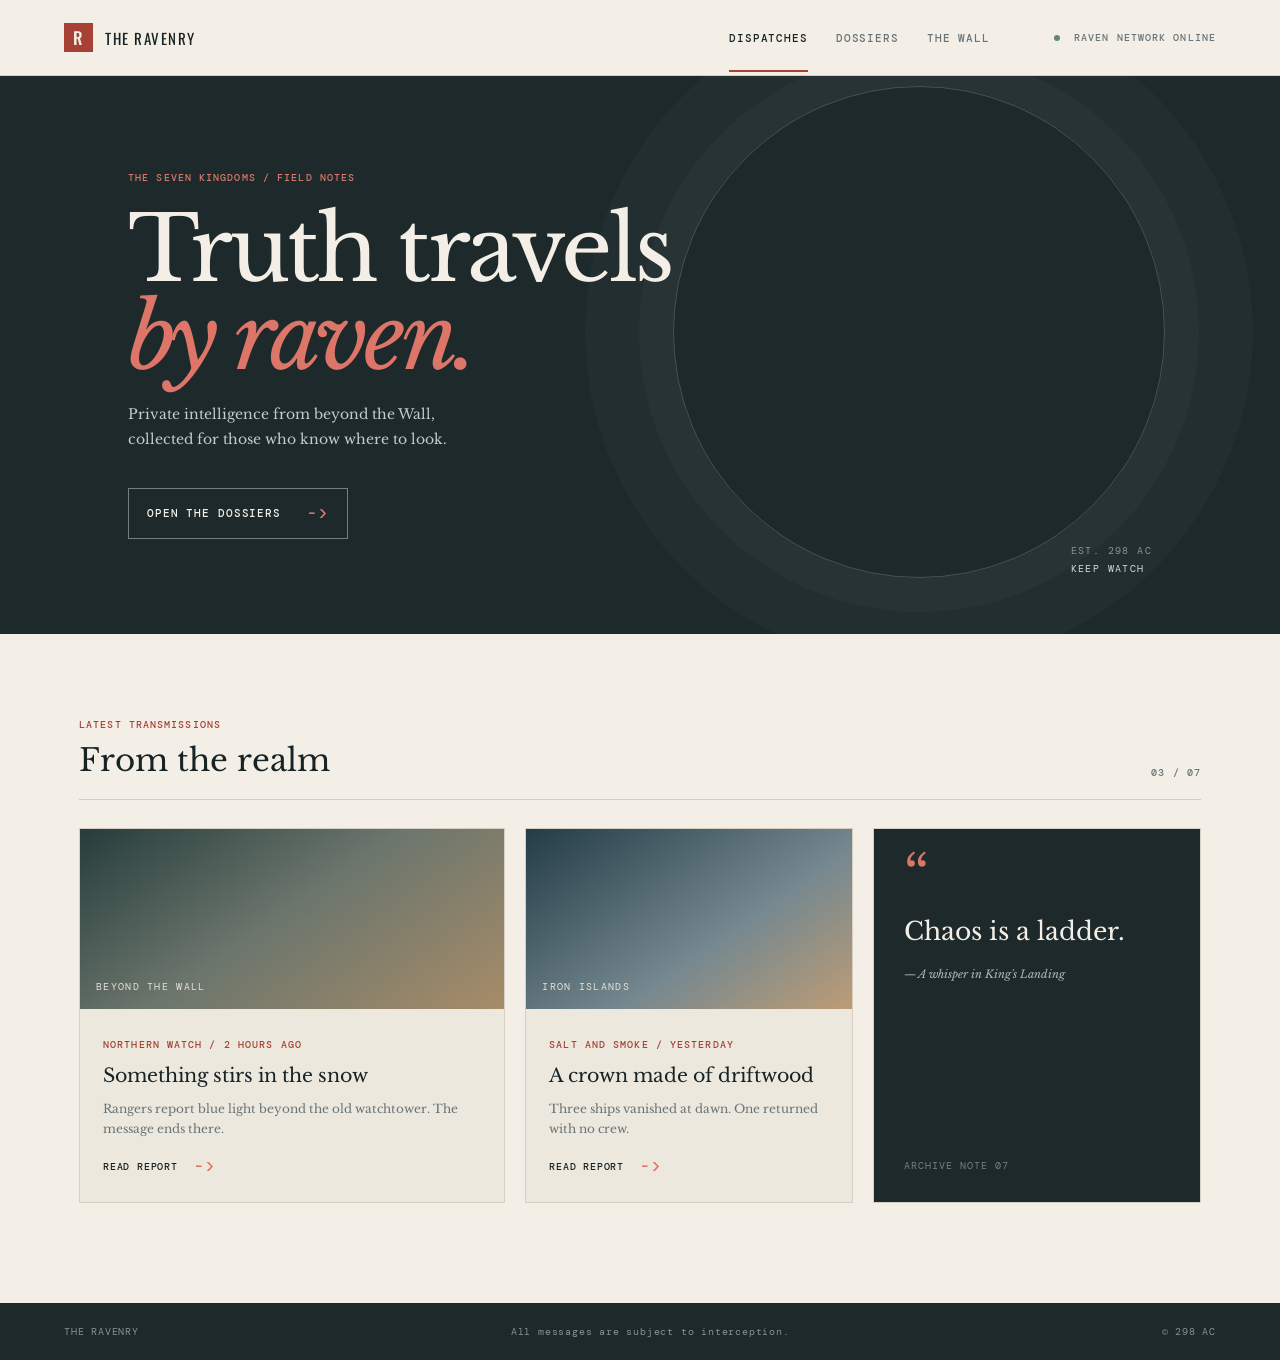
<file: index.html>
<!doctype html>
<html lang="en">
<head>
  <meta charset="utf-8">
  <meta name="viewport" content="width=device-width, initial-scale=1">
  <title>The Ravenry | Westeros Intelligence</title>
  <link rel="stylesheet" href="style.css">
</head>
<body>
  <header class="site-header">
    <a class="brand" href="index.html" aria-label="The Ravenry home">
      <span class="brand-mark">R</span>
      <span>The Ravenry</span>
    </a>
    <nav aria-label="Primary navigation">
      <a class="active" href="index.html">Dispatches</a>
      <a href="idor.html?id=1">Dossiers</a>
      <a href="idor.html?id=1">The Wall</a>
    </nav>
    <span class="status"><i></i> Raven network online</span>
  </header>

  <main>
    <section class="hero">
      <div class="eyebrow">THE SEVEN KINGDOMS / FIELD NOTES</div>
      <h1>Truth travels<br><em>by raven.</em></h1>
      <p class="hero-copy">Private intelligence from beyond the Wall, collected for those who know where to look.</p>
      <a class="button" href="idor.html?id=1">Open the dossiers <span>-></span></a>
      <div class="hero-stamp">EST. 298 AC<br><strong>KEEP WATCH</strong></div>
    </section>

    <section class="dispatches" aria-labelledby="dispatch-heading">
      <div class="section-heading">
        <div>
          <div class="eyebrow">LATEST TRANSMISSIONS</div>
          <h2 id="dispatch-heading">From the realm</h2>
        </div>
        <span class="rule-label">03 / 07</span>
      </div>
      <div class="dispatch-grid">
        <article class="dispatch-card feature-card">
          <div class="card-image forest-image"><span>BEYOND THE WALL</span></div>
          <div class="card-body"><span class="card-kicker">Northern watch / 2 hours ago</span><h3>Something stirs in the snow</h3><p>Rangers report blue light beyond the old watchtower. The message ends there.</p><a href="idor.html?id=1">Read report <span>-></span></a></div>
        </article>
        <article class="dispatch-card">
          <div class="card-image sea-image"><span>IRON ISLANDS</span></div>
          <div class="card-body"><span class="card-kicker">Salt and smoke / yesterday</span><h3>A crown made of driftwood</h3><p>Three ships vanished at dawn. One returned with no crew.</p><a href="idor.html?id=1">Read report <span>-></span></a></div>
        </article>
        <article class="dispatch-card quote-card">
          <span class="quote-mark">“</span>
          <blockquote>Chaos is a ladder.</blockquote>
          <cite>— A whisper in King's Landing</cite>
          <div class="card-footer">ARCHIVE NOTE 07</div>
        </article>
      </div>
    </section>
  </main>
  <footer><span>THE RAVENRY</span><span>All messages are subject to interception.</span><span>© 298 AC</span></footer>
</body>
</html>
</file>
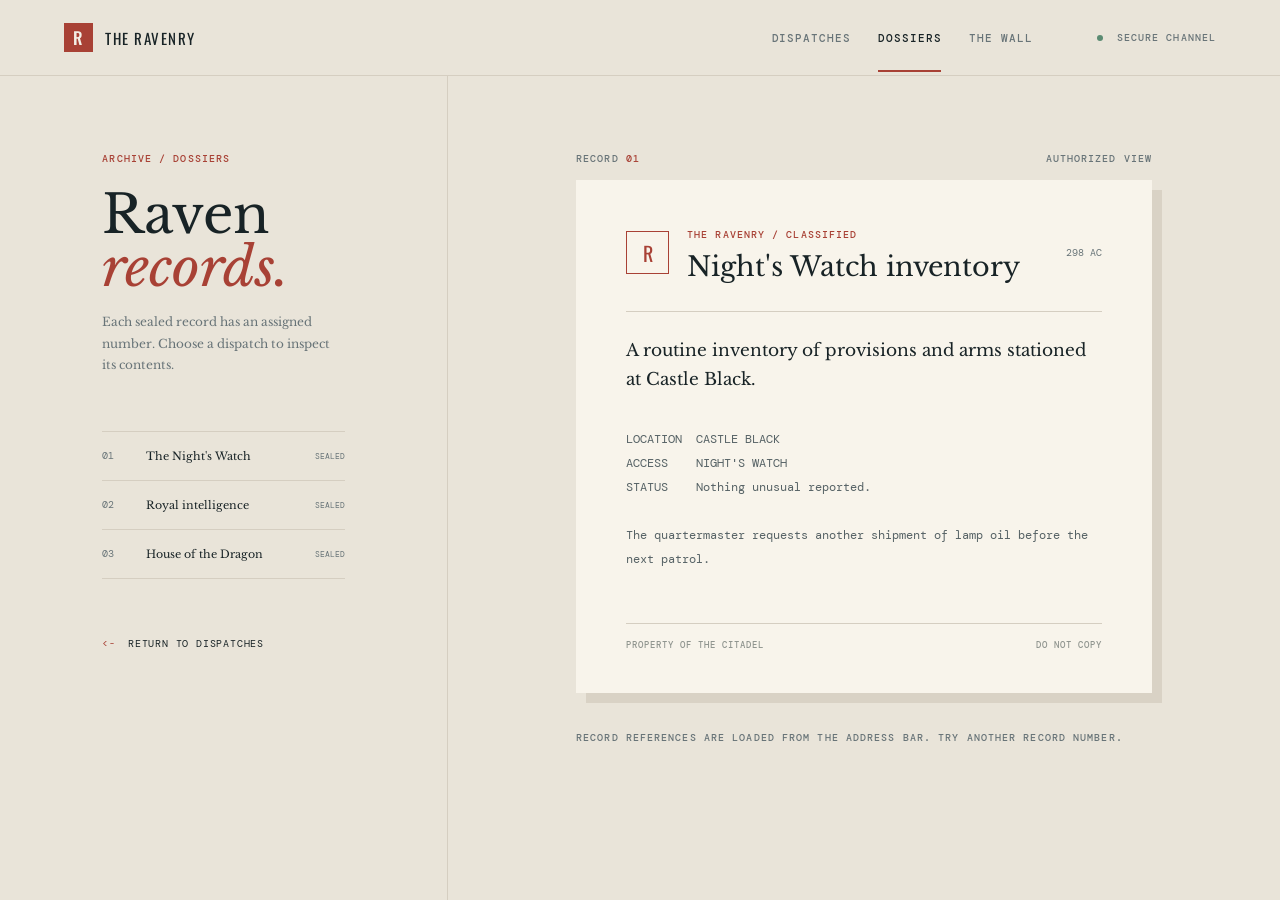
<file: idor.html>
<!doctype html>
<html lang="en">
<head>
  <meta charset="utf-8">
  <meta name="viewport" content="width=device-width, initial-scale=1">
  <title>Dossier | The Ravenry</title>
  <link rel="stylesheet" href="style.css">
</head>
<body class="dossier-page">
  <header class="site-header">
    <a class="brand" href="index.html" aria-label="The Ravenry home"><span class="brand-mark">R</span><span>The Ravenry</span></a>
    <nav aria-label="Primary navigation"><a href="index.html">Dispatches</a><a class="active" href="idor.html?id=1">Dossiers</a><a href="idor.html?id=1">The Wall</a></nav>
    <span class="status"><i></i> Secure channel</span>
  </header>
  <main class="dossier-layout">
    <aside class="dossier-sidebar">
      <div class="eyebrow">ARCHIVE / DOSSIERS</div>
      <h1>Raven<br><em>records.</em></h1>
      <p>Each sealed record has an assigned number. Choose a dispatch to inspect its contents.</p>
      <div class="record-list">
        <a href="idor.html?id=1"><span>01</span> The Night's Watch <b>SEALED</b></a>
        <a href="idor.html?id=2"><span>02</span> Royal intelligence <b>SEALED</b></a>
        <a href="idor.html?id=3"><span>03</span> House of the Dragon <b>SEALED</b></a>
      </div>
      <a class="back-link" href="index.html"><span>&lt;-</span> Return to dispatches</a>
    </aside>
    <section class="dossier-content">
      <div class="dossier-topline"><span>RECORD <strong id="record-id">01</strong></span><span id="record-state">AUTHORIZED VIEW</span></div>
      <article class="document">
        <div class="document-header"><span class="document-seal">R</span><div><span class="eyebrow">THE RAVENRY / CLASSIFIED</span><h2 id="record-title">Night's Watch inventory</h2></div><span class="document-date">298 AC</span></div>
        <div class="document-rule"></div>
        <p id="record-summary" class="document-lede">A routine inventory of provisions and arms stationed at Castle Black.</p>
        <div id="record-details" class="document-details"></div>
        <div class="document-footer"><span>PROPERTY OF THE CITADEL</span><span>DO NOT COPY</span></div>
      </article>
      <p class="idor-hint">Record references are loaded from the address bar. Try another record number.</p>
    </section>
  </main>
  <script src="app.js"></script>
</body>
</html>
</file>
<file: style.css>
@import url('https://fonts.googleapis.com/css2?family=DM+Mono:wght@400;500&family=Libre+Baskerville:ital,wght@0,400;0,700;1,400&family=Oswald:wght@400;500&display=swap');

:root { --ink: #182326; --muted: #687478; --paper: #f3efe6; --red: #a84135; --line: #d5cec1; --dark: #1e292b; }
* { box-sizing: border-box; }
body { margin: 0; color: var(--ink); background: var(--paper); font-family: 'Libre Baskerville', Georgia, serif; }
a { color: inherit; text-decoration: none; }
.site-header { height: 76px; display: flex; align-items: center; padding: 0 5vw; border-bottom: 1px solid var(--line); gap: 5vw; }
.brand { display: flex; align-items: center; gap: 12px; font-family: Oswald, sans-serif; font-size: 15px; letter-spacing: .1em; text-transform: uppercase; }
.brand-mark { display: grid; place-items: center; width: 29px; height: 29px; color: var(--paper); background: var(--red); font: 500 17px Oswald, sans-serif; }
nav { display: flex; gap: 28px; margin-left: auto; font: 500 11px 'DM Mono', monospace; text-transform: uppercase; letter-spacing: .08em; }
nav a { color: var(--muted); padding: 28px 0 25px; border-bottom: 2px solid transparent; } nav a:hover, nav a.active { color: var(--ink); border-bottom-color: var(--red); }
.status, .eyebrow, .card-kicker, .rule-label, .document-footer, .dossier-topline, .idor-hint { font: 500 10px 'DM Mono', monospace; letter-spacing: .11em; text-transform: uppercase; }
.status { color: var(--muted); white-space: nowrap; } .status i { display: inline-block; width: 6px; height: 6px; margin-right: 7px; background: #5b8b72; border-radius: 50%; }
.hero { position: relative; min-height: 510px; padding: 95px 10vw; overflow: hidden; background: var(--dark); color: var(--paper); }
.hero:after { content: ''; position: absolute; width: 490px; height: 490px; right: 9vw; top: 10px; border: 1px solid rgba(243,239,230,.2); border-radius: 50%; box-shadow: 0 0 0 34px rgba(243,239,230,.025), 0 0 0 88px rgba(243,239,230,.025); }
.eyebrow { color: var(--red); } .hero .eyebrow { color: #d87768; } h1, h2, h3, p { margin-top: 0; } .hero h1 { position: relative; z-index: 1; margin: 22px 0 20px; font-size: clamp(50px, 7vw, 92px); line-height: .98; font-weight: 400; letter-spacing: -.04em; } em { color: var(--red); font-weight: 400; } .hero em { color: #dd7668; }
.hero-copy { position: relative; z-index: 1; width: 360px; color: #c5ccc9; font-size: 14px; line-height: 1.8; }
.button { position: relative; z-index: 1; display: inline-flex; gap: 26px; align-items: center; margin-top: 22px; padding: 14px 18px; border: 1px solid #73807e; color: var(--paper); font: 500 11px 'DM Mono', monospace; text-transform: uppercase; letter-spacing: .08em; } .button:hover { border-color: #dd7668; }
.button span, .card-body a span { color: #dd7668; font-size: 16px; }
.hero-stamp { position: absolute; z-index: 1; right: 10vw; bottom: 56px; color: #889390; font: 10px/1.8 'DM Mono', monospace; letter-spacing: .14em; } .hero-stamp strong { color: #d6ded8; font-weight: 400; }
.dispatches { max-width: 1250px; margin: auto; padding: 84px 5vw 100px; }.section-heading { display: flex; justify-content: space-between; align-items: end; border-bottom: 1px solid var(--line); padding-bottom: 20px; margin-bottom: 28px; }.section-heading h2 { margin: 10px 0 0; font-size: 31px; font-weight: 400; }.rule-label { color: var(--muted); }
.dispatch-grid { display: grid; grid-template-columns: 1.3fr 1fr 1fr; gap: 20px; }.dispatch-card { border: 1px solid var(--line); background: #ede8dd; }.card-image { height: 180px; padding: 16px; display: flex; align-items: end; color: #e9e1d2; font: 10px 'DM Mono', monospace; letter-spacing: .13em; }.forest-image { background: linear-gradient(145deg, #263d3b, #6c766d 48%, #a78c68); }.sea-image { background: linear-gradient(145deg, #233c46, #758890 60%, #bd9c75); }.card-body { padding: 23px 23px 25px; }.card-kicker { color: var(--red); }.card-body h3 { margin: 12px 0 11px; font-size: 19px; line-height: 1.25; font-weight: 400; }.card-body p { min-height: 43px; color: var(--muted); font-size: 12px; line-height: 1.7; }.card-body a { display: inline-flex; gap: 16px; align-items: center; font: 500 10px 'DM Mono', monospace; letter-spacing: .08em; text-transform: uppercase; }.quote-card { display: flex; flex-direction: column; justify-content: center; padding: 30px; background: var(--dark); color: var(--paper); }.quote-mark { color: #d87768; font-size: 56px; line-height: .7; }.quote-card blockquote { margin: 18px 0; font-size: 25px; line-height: 1.3; }.quote-card cite { color: #aeb8b4; font-size: 11px; }.card-footer { margin-top: auto; padding-top: 35px; color: #76817e; font: 10px 'DM Mono', monospace; letter-spacing: .1em; }
footer { display: flex; justify-content: space-between; padding: 22px 5vw; background: var(--dark); color: #89928e; font: 10px 'DM Mono', monospace; letter-spacing: .08em; }
.dossier-page { min-height: 100vh; background: #e9e4d9; }.dossier-layout { display: grid; grid-template-columns: 35% 65%; min-height: calc(100vh - 76px); }.dossier-sidebar { padding: 76px 8vw 50px; border-right: 1px solid var(--line); }.dossier-sidebar h1 { margin: 23px 0 17px; font-size: 53px; line-height: 1; font-weight: 400; }.dossier-sidebar p { max-width: 285px; color: var(--muted); font-size: 12px; line-height: 1.8; }.record-list { margin-top: 55px; border-top: 1px solid var(--line); }.record-list a { display: grid; grid-template-columns: 35px 1fr auto; gap: 9px; align-items: center; padding: 17px 0; border-bottom: 1px solid var(--line); font-size: 11px; }.record-list a:hover { color: var(--red); }.record-list a span, .record-list a b { color: var(--muted); font: 10px 'DM Mono', monospace; }.record-list a b { font-size: 8px; }.back-link { display: inline-flex; gap: 12px; margin-top: 58px; font: 10px 'DM Mono', monospace; letter-spacing: .08em; text-transform: uppercase; }.back-link span { color: var(--red); }.dossier-content { padding: 76px 10vw 60px; }.dossier-topline { display: flex; justify-content: space-between; color: var(--muted); padding-bottom: 15px; }.dossier-topline strong { color: var(--red); font-weight: 500; }.document { max-width: 720px; padding: 42px 50px; background: #f8f4eb; box-shadow: 10px 10px 0 #d9d2c5; }.document-header { display: flex; align-items: center; gap: 18px; }.document-seal { display: grid; flex: 0 0 43px; height: 43px; place-items: center; border: 1px solid var(--red); color: var(--red); font: 20px Oswald, sans-serif; }.document-header h2 { margin: 8px 0 0; font-size: 27px; font-weight: 400; }.document-date { margin-left: auto; color: var(--muted); font: 10px 'DM Mono', monospace; }.document-rule { margin: 28px 0 25px; border-top: 1px solid var(--line); }.document-lede { max-width: 540px; font-size: 17px; line-height: 1.7; }.document-details { margin-top: 32px; color: #566265; font: 12px/2 'DM Mono', monospace; white-space: pre-wrap; }.document-details strong { color: var(--red); font-weight: 500; }.document-footer { display: flex; justify-content: space-between; margin-top: 52px; padding-top: 15px; border-top: 1px solid var(--line); color: #90958f; font-size: 9px; }.idor-hint { margin-top: 38px; color: var(--muted); }
@media (max-width: 800px) { .site-header { padding: 0 6vw; gap: 20px; }.site-header nav { display: none; }.status { margin-left: auto; font-size: 8px; }.hero { min-height: 560px; padding: 75px 8vw; }.hero:after { right: -190px; top: 160px; }.hero-stamp { left: 8vw; right: auto; bottom: 45px; }.dispatches { padding: 58px 6vw 70px; }.dispatch-grid { grid-template-columns: 1fr; }.dispatch-card { display: grid; grid-template-columns: 40% 60%; }.dispatch-card.quote-card { display: flex; min-height: 250px; }.card-image { height: 100%; min-height: 150px; }.card-body p { min-height: auto; }.dossier-layout { display: block; }.dossier-sidebar { padding: 50px 8vw 35px; border-right: 0; }.dossier-sidebar h1 { font-size: 43px; }.record-list { margin-top: 30px; }.back-link { margin-top: 32px; }.dossier-content { padding: 25px 6vw 55px; }.document { padding: 28px 24px; }.document-header h2 { font-size: 21px; }.document-date { display: none; } footer { gap: 14px; flex-wrap: wrap; } }
</file>
